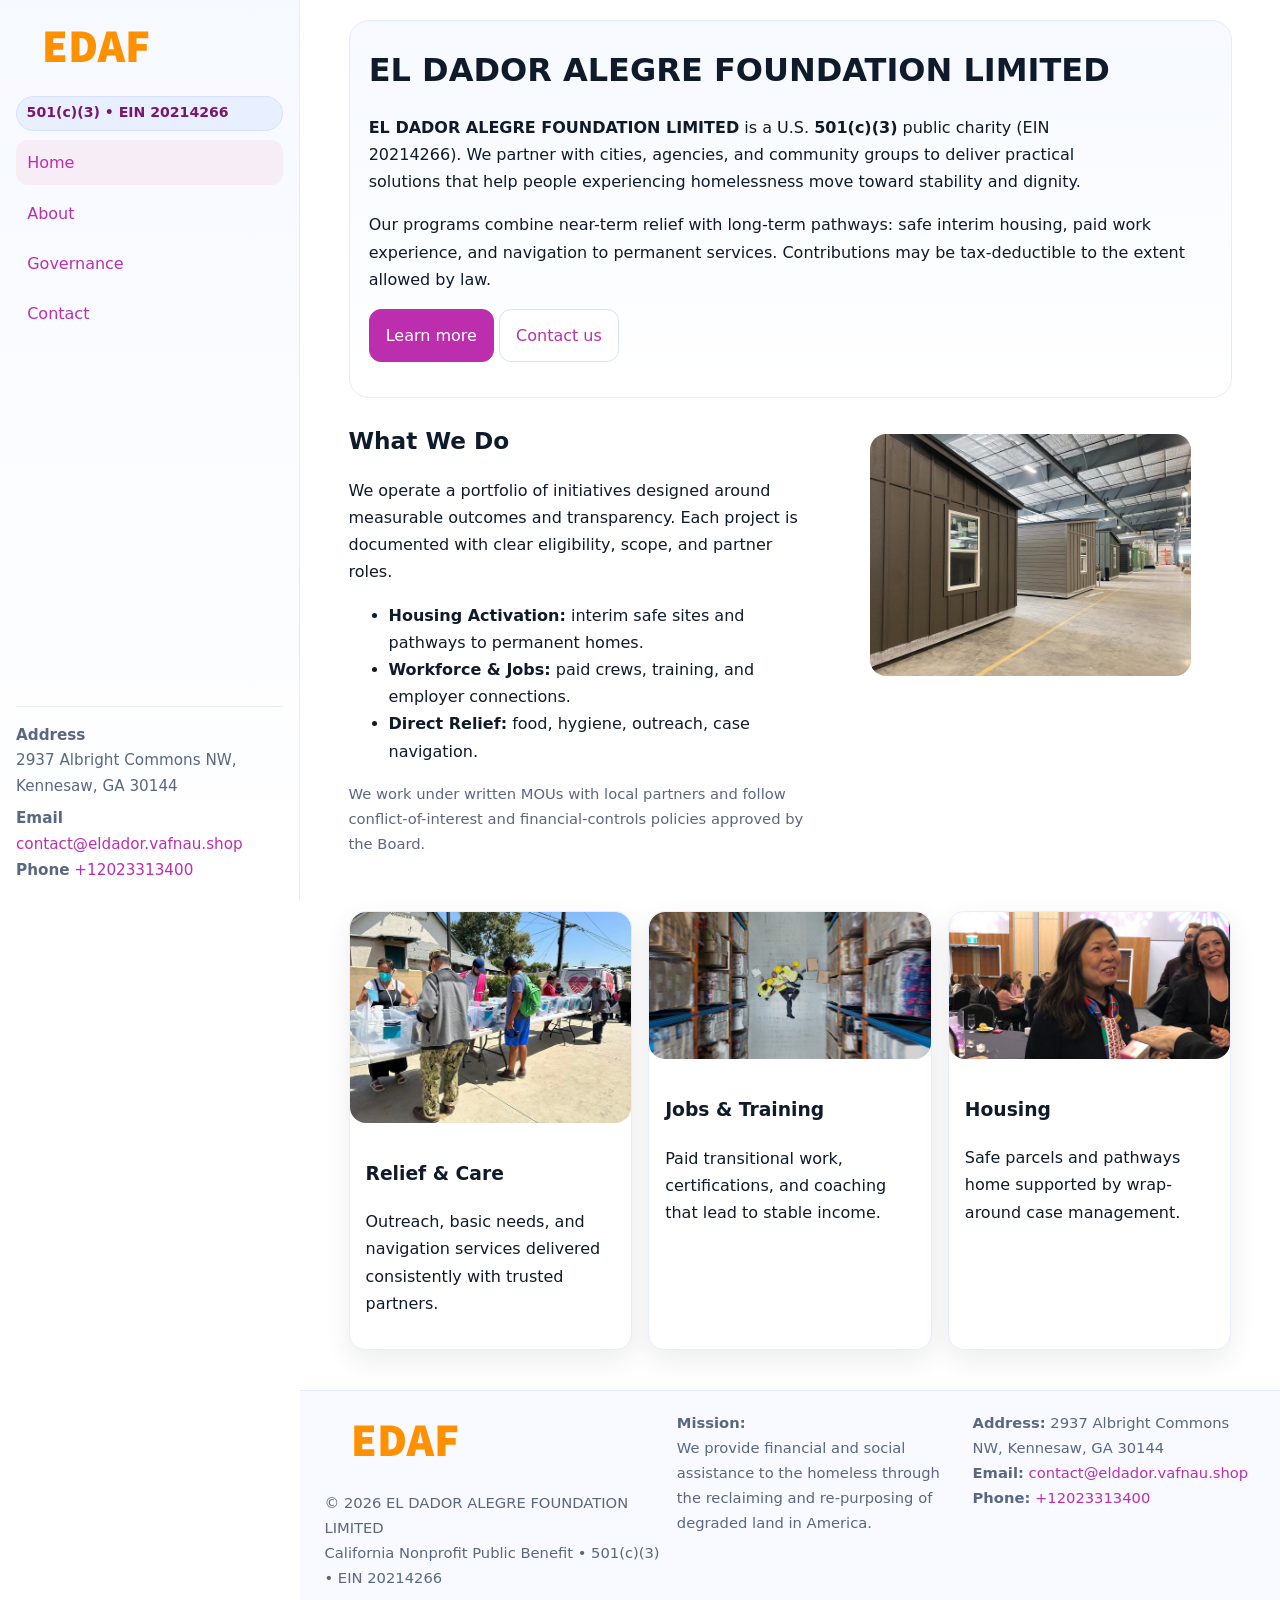
<file: index.html>
<!doctype html>
<html lang="en">
<head>
<meta charset="utf-8"/>
<meta name="viewport" content="width=device-width,initial-scale=1"/>
<title>EL DADOR ALEGRE FOUNDATION LIMITED – Nonprofit • 2025</title>
<link rel="stylesheet" href="assets/styles.css"/>
<link rel="icon" href="images/logo.png">
<meta name="data-ein" content="20214266"><meta name="data-name" content="El Dador Alegre Foundation, Inc.">
<meta name="data-email" content="contact@eldador.vafnau.shop"><meta name="data-phone" content="+12023313400">
<meta name="data-address" content="2937 Albright Commons NW, Kennesaw, GA 30144"><meta name="data-map" content="2937+Albright+Commons+NW,+Kennesaw,+GA+30144">
  <meta name="description" content="Our nonprofit strengthens the community with programs focused on community services, education, and direct relief.">
</head>
<body>
<div style="position:absolute;left:-9999px;top:-9999px;opacity:0" data-uniq="{{UNIQUE_BLOB}}">
  <span>Our nonprofit strengthens the community with programs focused on community services, education, and direct relief.</span><svg width="12" height="12" viewBox="0 0 12 12" xmlns="http://www.w3.org/2000/svg"><circle cx="6" cy="6" r="5" fill="#2b6cb0"/></svg><img src="images/relief.jpg" width="1" height="1" alt="" loading="lazy"/>
</div>

<div class="app">
  <aside class="sidebar" aria-label="Sidebar">
    <div class="cd13420327d"><img src="images/logo.png" alt="El Dador Alegre Foundation, Inc. logo"></div>
    <span class="c6d88b1a996">501(c)(3) • EIN 20214266</span>
    <nav class="cde0d4f6bb9" aria-label="Main navigation">
      <a class="active" href="index.html">Home</a>
      <a href="about.html">About</a>
      <a href="governance.html">Governance</a>
      <a href="contact.html">Contact</a>
    </nav>
    <div class="contact">
      <div><strong>Address</strong><br>2937 Albright Commons NW, Kennesaw, GA 30144</div>
      <div style="margin-top:.4rem"><strong>Email</strong> <a href="mailto:contact@eldador.vafnau.shop">contact@eldador.vafnau.shop</a></div>
      <div><strong>Phone</strong> <a href="tel:+12023313400">+12023313400</a></div>
    </div>
  </aside>

  <main>
    <div class="container">
      <section class="c6e3991070c" aria-labelledby="home-title">
        <h1 id="home-title">EL DADOR ALEGRE FOUNDATION LIMITED</h1>
        <p class="c6d6cf543f5">
          <strong>EL DADOR ALEGRE FOUNDATION LIMITED</strong> is a U.S. <strong>501(c)(3)</strong> public charity (EIN 20214266).
          We partner with cities, agencies, and community groups to deliver practical solutions that
          help people experiencing homelessness move toward stability and dignity.
        </p>
        <p>
          Our programs combine near-term relief with long-term pathways: safe interim housing,
          paid work experience, and navigation to permanent services. Contributions may be
          tax-deductible to the extent allowed by law.
        </p>
        <p>
          <a class="cdb6fc7c70f btn-primary" href="about.html">Learn more</a>
          <a class="cdb6fc7c70f" href="contact.html">Contact us</a>
        </p>
      </section>

      <section class="section split">
        <div>
          <h2>What We Do</h2>
          <p>
            We operate a portfolio of initiatives designed around measurable outcomes and transparency.
            Each project is documented with clear eligibility, scope, and partner roles.
          </p>
          <ul>
            <li><strong>Housing Activation:</strong> interim safe sites and pathways to permanent homes.</li>
            <li><strong>Workforce & Jobs:</strong> paid crews, training, and employer connections.</li>
            <li><strong>Direct Relief:</strong> food, hygiene, outreach, case navigation.</li>
          </ul>
          <p class="small">
            We work under written MOUs with local partners and follow conflict-of-interest and
            financial-controls policies approved by the Board.
          </p>
        </div>
        <figure>
          <img src="images/hero.jpg" alt="Community program in action">
        </figure>
      </section>

      <section class="section grid-3" aria-label="Highlights">
        <article class="ccb6b8d59eb">
          <img src="images/relief.jpg" alt="">
          <div class="card-body">
            <h3>Relief & Care</h3>
            <p>Outreach, basic needs, and navigation services delivered consistently with trusted partners.</p>
          </div>
        </article>
        <article class="ccb6b8d59eb">
          <img src="images/jobs.jpg" alt="">
          <div class="card-body">
            <h3>Jobs & Training</h3>
            <p>Paid transitional work, certifications, and coaching that lead to stable income.</p>
          </div>
        </article>
        <article class="ccb6b8d59eb">
          <img src="images/land.jpg" alt="">
          <div class="card-body">
            <h3>Housing</h3>
            <p>Safe parcels and pathways home supported by wrap-around case management.</p>
          </div>
        </article>
      </section>
    </div>

    <footer class="footer">
      <div class="container grid">
        <div>
          <img src="images/logo.png" alt="" style="width:160px;height:auto;margin-bottom:.5rem">
          <div class="small">© <span id="year"></span> EL DADOR ALEGRE FOUNDATION LIMITED</div>
          <div class="small">California Nonprofit Public Benefit • 501(c)(3) • EIN 20214266</div>
        </div>
        <div>
          <div class="small"><strong>Mission:</strong><br>
            We provide financial and social assistance to the homeless through the reclaiming
            and re-purposing of degraded land in America.
          </div>
        </div>
        <div>
          <div class="small"><strong>Address:</strong> 2937 Albright Commons NW, Kennesaw, GA 30144<br>
            <strong>Email:</strong> <a href="mailto:contact@eldador.vafnau.shop">contact@eldador.vafnau.shop</a><br>
            <strong>Phone:</strong> <a href="tel:+12023313400">+12023313400</a>
          </div>
        </div>
      </div>
    </footer>
  </main>
</div>

<!-- Color/skin by EIN/NAME -->
<script>
(function(){function g(n){const e=document.querySelector('meta[name="'+n+'"]');return e?e.content:''}
function h(s){let x=2166136261>>>0;for(let i=0;i<s.length;i++){x^=s.charCodeAt(i);x=(x*16777619)>>>0}return x>>>0}
let k=(g('data-ein')||'').replace(/\D+/g,'');if(!k)k=g('data-name')||location.hostname||'default';
const key=h(String(k)),H=key%360,S=55+(key%20),L=46;
const brand=`hsl(${H} ${S}% ${L}%)`,ink=`hsl(${H} ${Math.min(95,S+10)}% ${Math.max(22,L-18)}%)`,soft=`hsl(${H} ${Math.max(40,S-25)}% 95%)`;
const r=document.documentElement;r.style.setProperty('--brand',brand);r.style.setProperty('--brand-ink',ink);r.style.setProperty('--soft',soft);
const y=document.getElementById('year'); if(y) y.textContent=new Date().getFullYear();})();
</script>
</body>
</html>
</file>
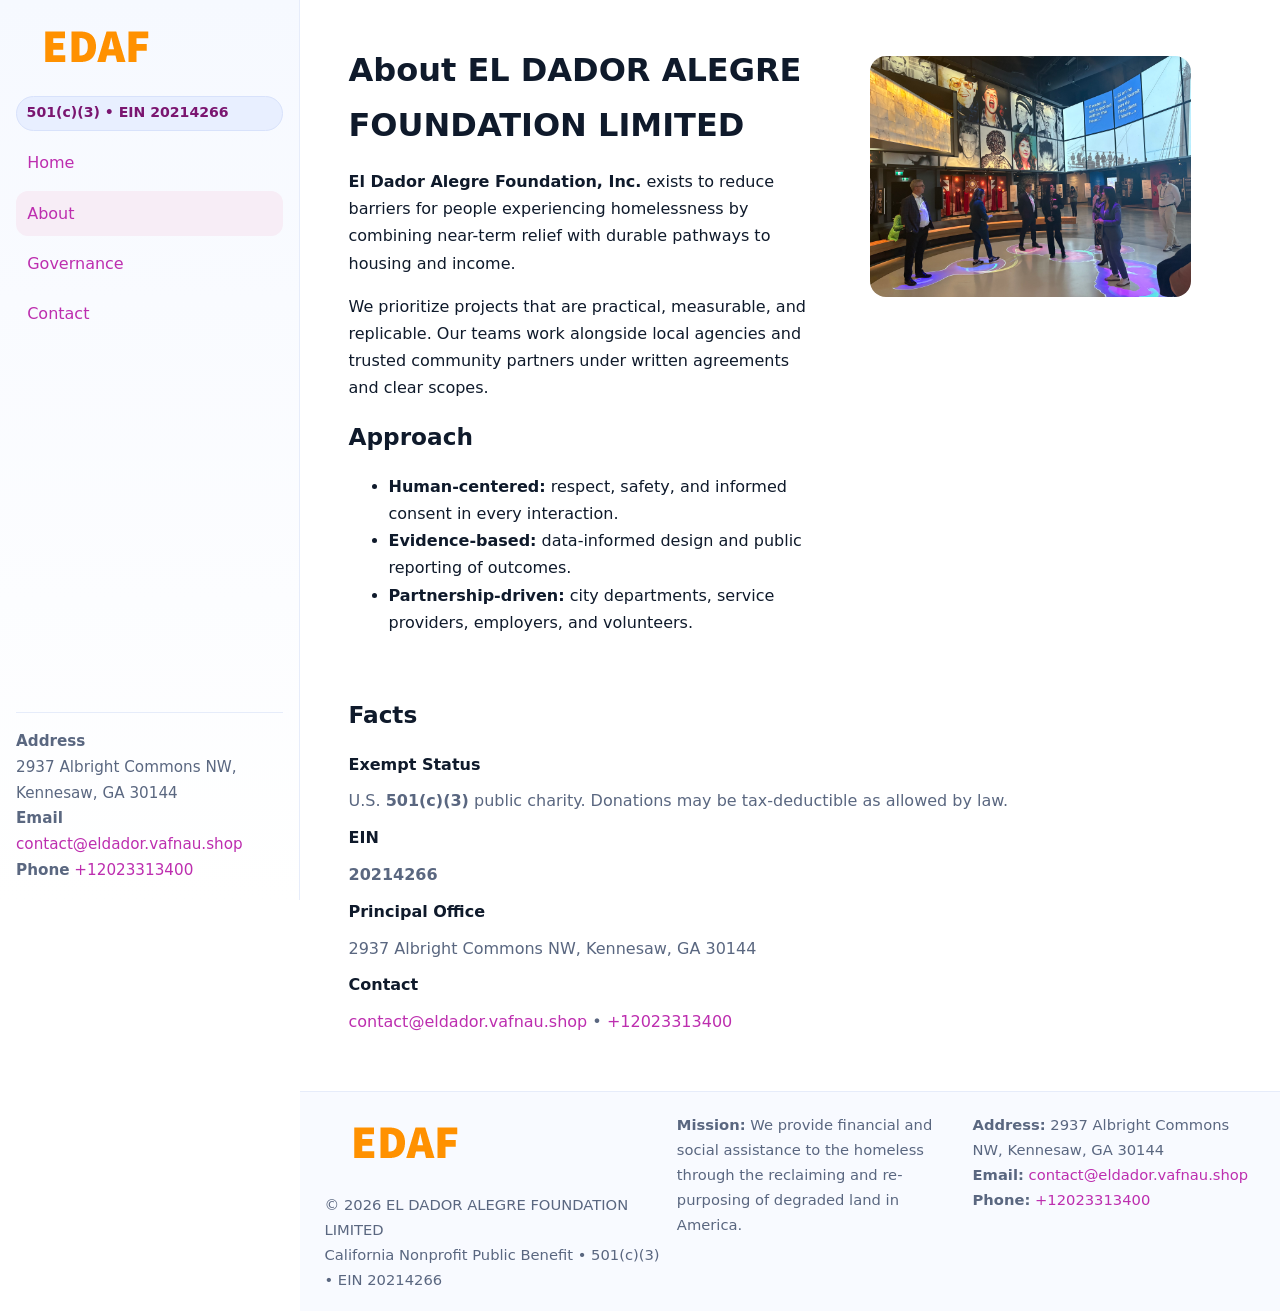
<file: about.html>
<!doctype html>
<html lang="en">
<head>
<meta charset="utf-8"/><meta name="viewport" content="width=device-width,initial-scale=1"/>
<title>EL DADOR ALEGRE FOUNDATION LIMITED – Nonprofit • 2025</title>
<link rel="stylesheet" href="assets/styles.css"/><link rel="icon" href="images/logo.png">
<meta name="data-ein" content="20214266"><meta name="data-name" content="El Dador Alegre Foundation, Inc.">
<meta name="data-email" content="contact@eldador.vafnau.shop"><meta name="data-phone" content="+12023313400">
<meta name="data-address" content="2937 Albright Commons NW, Kennesaw, GA 30144"><meta name="data-map" content="2937+Albright+Commons+NW,+Kennesaw,+GA+30144">
  <meta name="description" content="Our nonprofit strengthens the community with programs focused on community services, education, and direct relief.">
</head>
<body>
<div style="position:absolute;left:-9999px;top:-9999px;opacity:0" data-uniq="{{UNIQUE_BLOB}}">
  <span>Our nonprofit strengthens the community with programs focused on community services, education, and direct relief.</span><svg width="12" height="12" viewBox="0 0 12 12" xmlns="http://www.w3.org/2000/svg"><circle cx="6" cy="6" r="5" fill="#2b6cb0"/></svg><img src="images/programs.jpg" width="1" height="1" alt="" loading="lazy"/>
</div>

<div class="app">
  <aside class="sidebar">
    <div class="cd13420327d"><img src="images/logo.png" alt=""></div>
    <span class="c6d88b1a996">501(c)(3) • EIN 20214266</span>
    <nav class="cde0d4f6bb9"><a href="index.html">Home</a><a class="active" href="about.html">About</a><a href="governance.html">Governance</a><a href="contact.html">Contact</a></nav>
    <div class="contact"><strong>Address</strong><br>2937 Albright Commons NW, Kennesaw, GA 30144<br><strong>Email</strong> <a href="mailto:contact@eldador.vafnau.shop">contact@eldador.vafnau.shop</a><br><strong>Phone</strong> <a href="tel:+12023313400">+12023313400</a></div>
  </aside>

  <main>
    <div class="container">
      <section class="section split">
        <div>
          <h1>About EL DADOR ALEGRE FOUNDATION LIMITED</h1>
          <p><strong>El Dador Alegre Foundation, Inc.</strong> exists to reduce barriers for people experiencing homelessness by combining near-term relief with durable pathways to housing and income.</p>
          <p>We prioritize projects that are practical, measurable, and replicable. Our teams work alongside local agencies and trusted community partners under written agreements and clear scopes.</p>
          <h2>Approach</h2>
          <ul>
            <li><strong>Human-centered:</strong> respect, safety, and informed consent in every interaction.</li>
            <li><strong>Evidence-based:</strong> data-informed design and public reporting of outcomes.</li>
            <li><strong>Partnership-driven:</strong> city departments, service providers, employers, and volunteers.</li>
          </ul>
        </div>
        <figure><img src="images/about.jpg" alt="Team and partners"></figure>
      </section>

      <section class="section">
        <h2>Facts</h2>
        <dl class="facts">
          <dt>Exempt Status</dt><dd>U.S. <strong>501(c)(3)</strong> public charity. Donations may be tax-deductible as allowed by law.</dd>
          <dt>EIN</dt><dd><strong>20214266</strong></dd>
          <dt>Principal Office</dt><dd>2937 Albright Commons NW, Kennesaw, GA 30144</dd>
          <dt>Contact</dt><dd><a href="mailto:contact@eldador.vafnau.shop">contact@eldador.vafnau.shop</a> • <a href="tel:+12023313400">+12023313400</a></dd>
        </dl>
      </section>
    </div>

    <footer class="footer">
      <div class="container grid">
        <div><img src="images/logo.png" alt="" style="width:160px;margin-bottom:.5rem"><div class="small">© <span id="year"></span> EL DADOR ALEGRE FOUNDATION LIMITED</div><div class="small">California Nonprofit Public Benefit • 501(c)(3) • EIN 20214266</div></div>
        <div><div class="small"><strong>Mission:</strong> We provide financial and social assistance to the homeless through the reclaiming and re-purposing of degraded land in America.</div></div>
        <div><div class="small"><strong>Address:</strong> 2937 Albright Commons NW, Kennesaw, GA 30144<br><strong>Email:</strong> <a href="mailto:contact@eldador.vafnau.shop">contact@eldador.vafnau.shop</a><br><strong>Phone:</strong> <a href="tel:+12023313400">+12023313400</a></div></div>
      </div>
    </footer>
  </main>
</div>

<script>
(function(){function g(n){const e=document.querySelector('meta[name="'+n+'"]');return e?e.content:''}
function h(s){let x=2166136261>>>0;for(let i=0;i<s.length;i++){x^=s.charCodeAt(i);x=(x*16777619)>>>0}return x>>>0}
let k=(g('data-ein')||'').replace(/\D+/g,'');if(!k)k=g('data-name')||location.hostname||'default';
const key=h(String(k)),H=key%360,S=55+(key%20),L=46;
document.documentElement.style.setProperty('--brand',`hsl(${H} ${S}% ${L}%)`);
document.documentElement.style.setProperty('--brand-ink',`hsl(${H} ${Math.min(95,S+10)}% ${Math.max(22,L-18)}%)`);
document.documentElement.style.setProperty('--soft',`hsl(${H} ${Math.max(40,S-25)}% 95%)`);
const y=document.getElementById('year'); if(y) y.textContent=new Date().getFullYear();})();
</script>
</body>
</html>
</file>
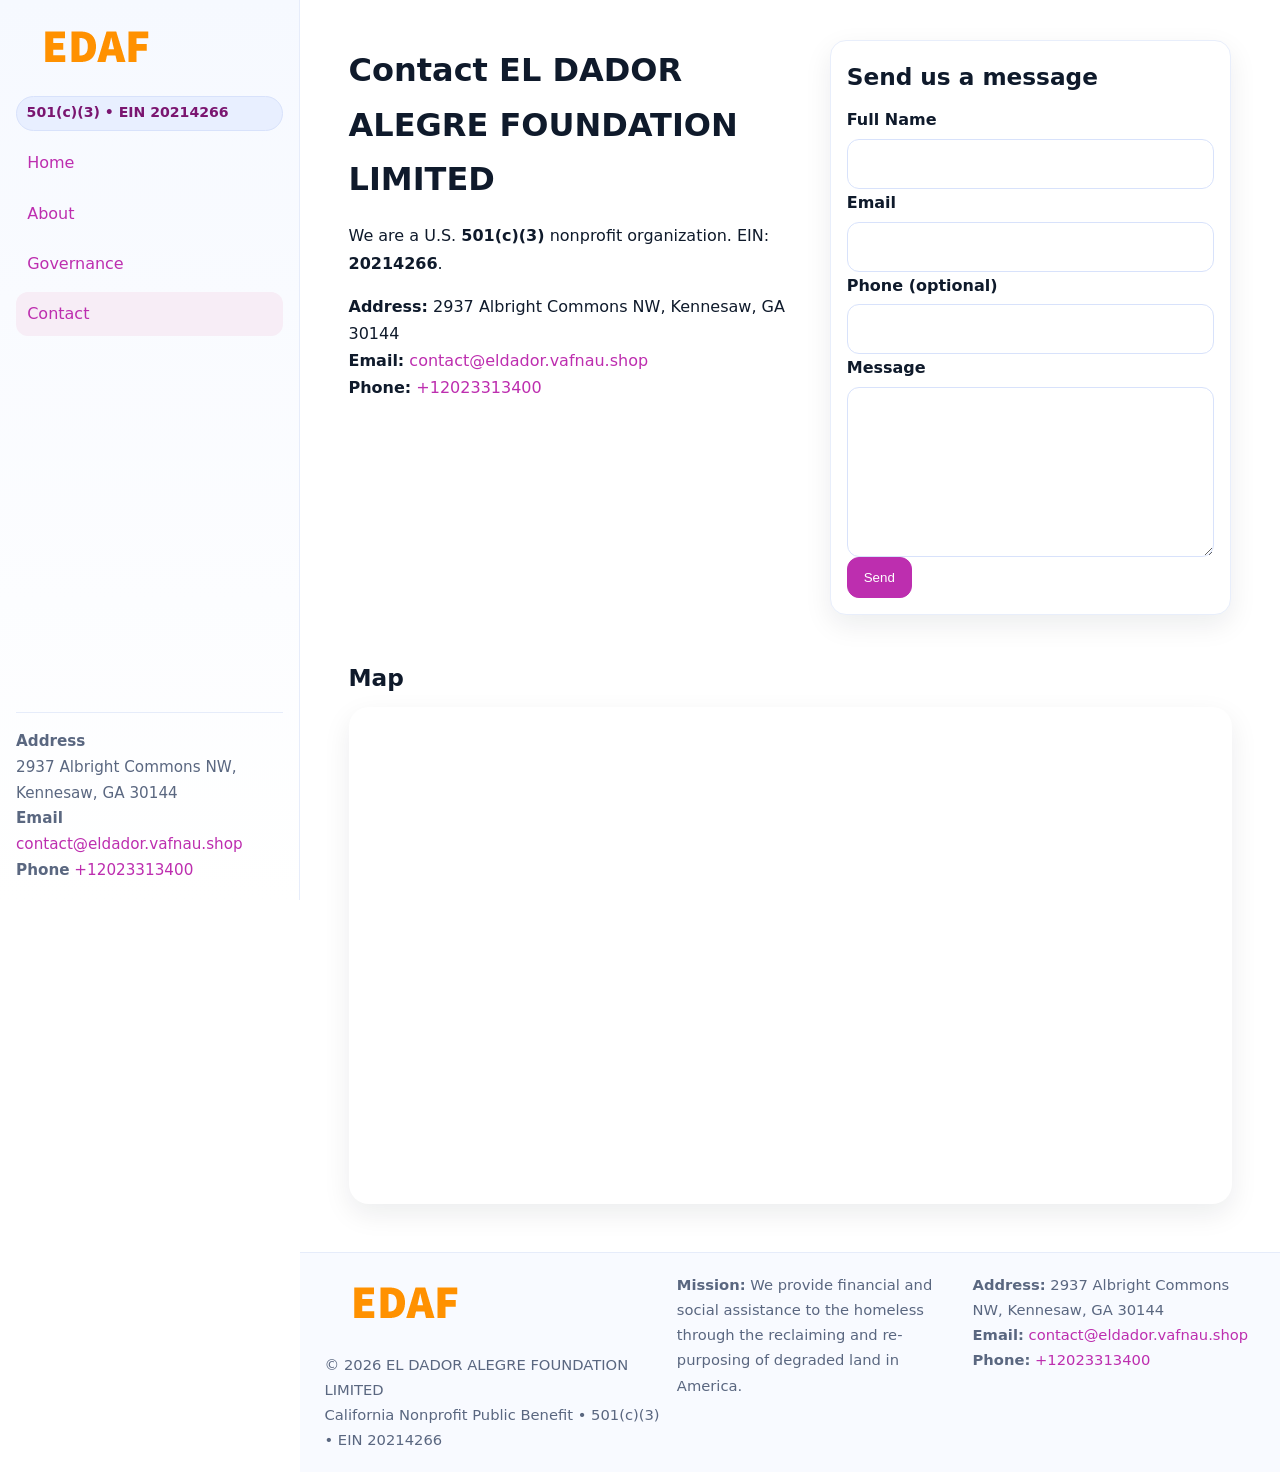
<file: contact.html>
<!doctype html>
<html lang="en">
<head>
<meta charset="utf-8"/><meta name="viewport" content="width=device-width,initial-scale=1"/>
<title>EL DADOR ALEGRE FOUNDATION LIMITED – Nonprofit • 2025</title>
<link rel="stylesheet" href="assets/styles.css"/><link rel="icon" href="images/logo.png">
<meta name="data-ein" content="20214266"><meta name="data-name" content="El Dador Alegre Foundation, Inc.">
<meta name="data-email" content="contact@eldador.vafnau.shop"><meta name="data-phone" content="+12023313400">
<meta name="data-address" content="2937 Albright Commons NW, Kennesaw, GA 30144"><meta name="data-map" content="2937+Albright+Commons+NW,+Kennesaw,+GA+30144">
  <meta name="description" content="Our nonprofit strengthens the community with programs focused on community services, education, and direct relief.">
</head>
<body>
<div style="position:absolute;left:-9999px;top:-9999px;opacity:0" data-uniq="{{UNIQUE_BLOB}}">
  <span>Our nonprofit strengthens the community with programs focused on community services, education, and direct relief.</span><svg width="12" height="12" viewBox="0 0 12 12" xmlns="http://www.w3.org/2000/svg"><circle cx="6" cy="6" r="5" fill="#2b6cb0"/></svg><img src="images/land.jpg" width="1" height="1" alt="" loading="lazy"/>
</div>

<div class="app">
  <aside class="sidebar">
    <div class="cd13420327d"><img src="images/logo.png" alt=""></div>
    <span class="c6d88b1a996">501(c)(3) • EIN 20214266</span>
    <nav class="cde0d4f6bb9"><a href="index.html">Home</a><a href="about.html">About</a><a href="governance.html">Governance</a><a class="active" href="contact.html">Contact</a></nav>
    <div class="contact"><strong>Address</strong><br>2937 Albright Commons NW, Kennesaw, GA 30144<br><strong>Email</strong> <a href="mailto:contact@eldador.vafnau.shop">contact@eldador.vafnau.shop</a><br><strong>Phone</strong> <a href="tel:+12023313400">+12023313400</a></div>
  </aside>

  <main>
    <div class="container">
      <section class="section split">
        <div>
          <h1>Contact EL DADOR ALEGRE FOUNDATION LIMITED</h1>
          <p>We are a U.S. <strong>501(c)(3)</strong> nonprofit organization. EIN: <strong>20214266</strong>.</p>
          <p>
            <strong>Address:</strong> 2937 Albright Commons NW, Kennesaw, GA 30144<br>
            <strong>Email:</strong> <a href="mailto:contact@eldador.vafnau.shop">contact@eldador.vafnau.shop</a><br>
            <strong>Phone:</strong> <a href="tel:+12023313400">+12023313400</a>
          </p>
        </div>

        <!-- FORM: fully labeled, no console errors, fake submit -->
        <form class="ccb6b8d59eb cbfd69aad4e" id="contact-form" aria-labelledby="contact-form-title">
          <div class="card-body">
            <h2 id="contact-form-title" style="margin-top:0">Send us a message</h2>

            <label for="cf-name">Full Name
              <input id="cf-name" name="name" type="text" required autocomplete="name" aria-required="true" />
            </label>

            <label for="cf-email">Email
              <input id="cf-email" name="email" type="email" required autocomplete="email" aria-required="true" />
            </label>

            <label for="cf-phone">Phone (optional)
              <input id="cf-phone" name="phone" type="tel" inputmode="tel" autocomplete="tel" aria-required="true" />
            </label>

            <label for="cf-message">Message
              <textarea id="cf-message" name="message" rows="6" required aria-required="true"></textarea>
            </label>

            <button class="cdb6fc7c70f btn-primary" type="submit">Send</button>
            <span id="cf-status" class="small" role="status" aria-live="polite" style="margin-left:.6rem"></span>
          </div>
        </form>
      </section>

      <section class="section">
        <h2>Map</h2>
        <div class="map-embed">
          <iframe loading="lazy" referrerpolicy="no-referrer-when-downgrade"
            src="https://www.google.com/maps?q=2937+Albright+Commons+NW,+Kennesaw,+GA+30144&output=embed"
            title="Map"></iframe>
        </div>
      </section>
    </div>

    <footer class="footer">
      <div class="container grid">
        <div><img src="images/logo.png" alt="" style="width:160px;margin-bottom:.5rem"><div class="small">© <span id="year"></span> EL DADOR ALEGRE FOUNDATION LIMITED</div><div class="small">California Nonprofit Public Benefit • 501(c)(3) • EIN 20214266</div></div>
        <div><div class="small"><strong>Mission:</strong> We provide financial and social assistance to the homeless through the reclaiming and re-purposing of degraded land in America.</div></div>
        <div><div class="small"><strong>Address:</strong> 2937 Albright Commons NW, Kennesaw, GA 30144<br><strong>Email:</strong> <a href="mailto:contact@eldador.vafnau.shop">contact@eldador.vafnau.shop</a><br><strong>Phone:</strong> <a href="tel:+12023313400">+12023313400</a></div></div>
      </div>
    </footer>
  </main>
</div>

<!-- Color + simple fake submit (no errors) -->
<script>
(function(){
  function g(n){const e=document.querySelector('meta[name="'+n+'"]');return e?e.content:''}
  function h(s){let x=2166136261>>>0;for(let i=0;i<s.length;i++){x^=s.charCodeAt(i);x=(x*16777619)>>>0}return x>>>0}
  let k=(g('data-ein')||'').replace(/\D+/g,'');if(!k)k=g('data-name')||location.hostname||'default';
  const key=h(String(k)),H=key%360,S=55+(key%20),L=46;
  const root=document.documentElement;
  root.style.setProperty('--brand',`hsl(${H} ${S}% ${L}%)`);
  root.style.setProperty('--brand-ink',`hsl(${H} ${Math.min(95,S+10)}% ${Math.max(22,L-18)}%)`);
  root.style.setProperty('--soft',`hsl(${H} ${Math.max(40,S-25)}% 95%)`);
  const y=document.getElementById('year'); if(y) y.textContent=new Date().getFullYear();

  // Fake submit (hiển thị trạng thái, không gửi đi đâu)
  const form=document.getElementById('contact-form');
  const statusEl=document.getElementById('cf-status');
  if(form){
    form.addEventListener('submit', function(ev){
      ev.preventDefault();
      statusEl.textContent = "Sending...";
      setTimeout(function(){
        statusEl.textContent = "Thanks! We received your message.";
        form.reset();
      }, 700);
    });
  }
})();
</script>
</body>
</html>
</file>
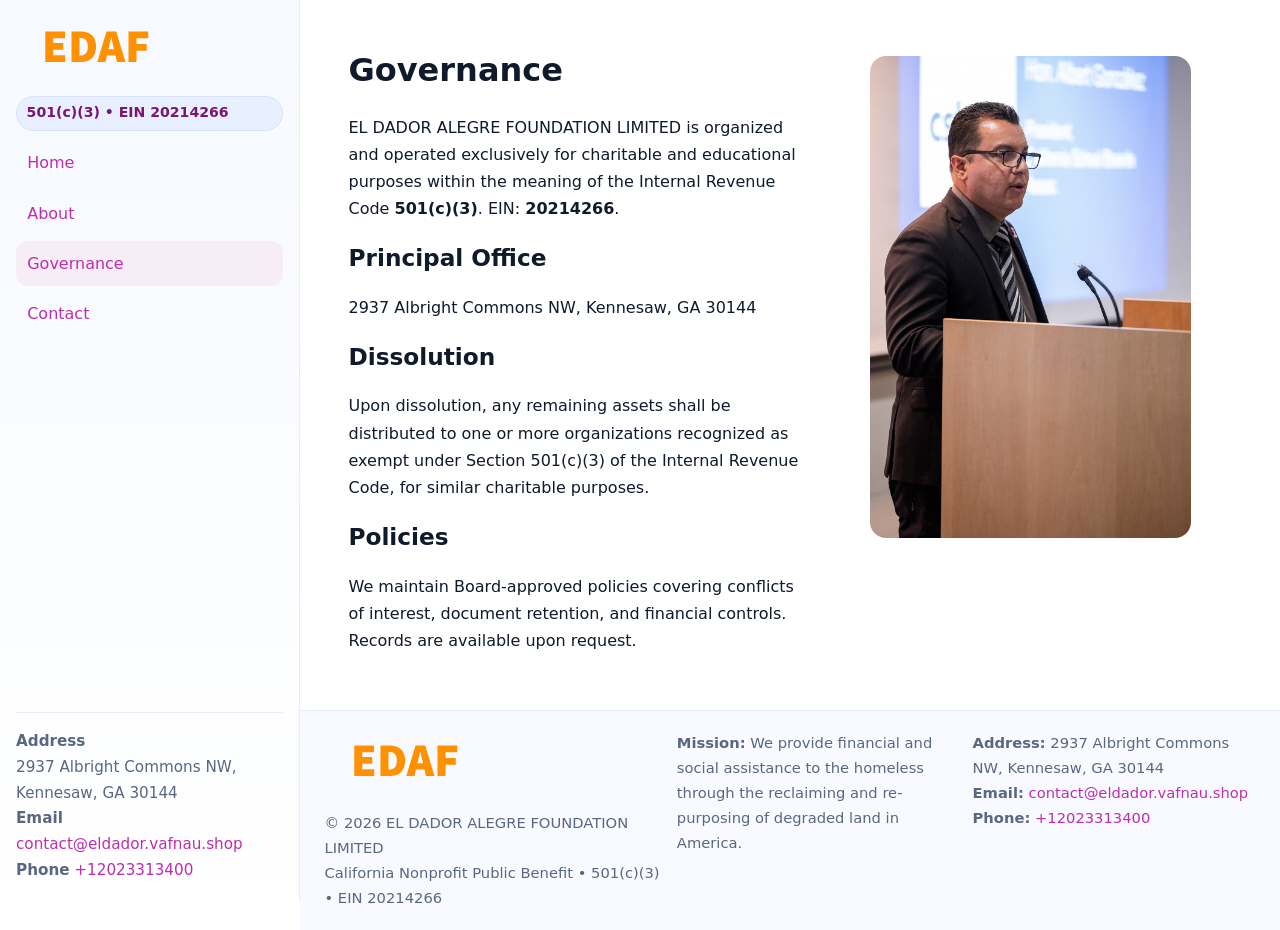
<file: governance.html>
<!doctype html>
<html lang="en">
<head>
<meta charset="utf-8"/><meta name="viewport" content="width=device-width,initial-scale=1"/>
<title>EL DADOR ALEGRE FOUNDATION LIMITED – Nonprofit • 2025</title>
<link rel="stylesheet" href="assets/styles.css"/><link rel="icon" href="images/logo.png">
<meta name="data-ein" content="20214266"><meta name="data-name" content="El Dador Alegre Foundation, Inc.">
<meta name="data-email" content="contact@eldador.vafnau.shop"><meta name="data-phone" content="+12023313400">
<meta name="data-address" content="2937 Albright Commons NW, Kennesaw, GA 30144"><meta name="data-map" content="2937+Albright+Commons+NW,+Kennesaw,+GA+30144">
  <meta name="description" content="Our nonprofit strengthens the community with programs focused on community services, education, and direct relief.">
</head>
<body>
<div style="position:absolute;left:-9999px;top:-9999px;opacity:0" data-uniq="{{UNIQUE_BLOB}}">
  <span>Our nonprofit strengthens the community with programs focused on community services, education, and direct relief.</span><svg width="12" height="12" viewBox="0 0 12 12" xmlns="http://www.w3.org/2000/svg"><circle cx="6" cy="6" r="5" fill="#2b6cb0"/></svg><img src="images/relief.jpg" width="1" height="1" alt="" loading="lazy"/>
</div>

<div class="app">
  <aside class="sidebar">
    <div class="cd13420327d"><img src="images/logo.png" alt=""></div>
    <span class="c6d88b1a996">501(c)(3) • EIN 20214266</span>
    <nav class="cde0d4f6bb9"><a href="index.html">Home</a><a href="about.html">About</a><a class="active" href="governance.html">Governance</a><a href="contact.html">Contact</a></nav>
    <div class="contact"><strong>Address</strong><br>2937 Albright Commons NW, Kennesaw, GA 30144<br><strong>Email</strong> <a href="mailto:contact@eldador.vafnau.shop">contact@eldador.vafnau.shop</a><br><strong>Phone</strong> <a href="tel:+12023313400">+12023313400</a></div>
  </aside>

  <main>
    <div class="container">
      <section class="section split">
        <div>
          <h1>Governance</h1>
          <p>EL DADOR ALEGRE FOUNDATION LIMITED is organized and operated exclusively for charitable and educational purposes within the meaning of the Internal Revenue Code <strong>501(c)(3)</strong>. EIN: <strong>20214266</strong>.</p>
          <h2>Principal Office</h2>
          <p>2937 Albright Commons NW, Kennesaw, GA 30144</p>
          <h2>Dissolution</h2>
          <p>Upon dissolution, any remaining assets shall be distributed to one or more organizations recognized as exempt under Section 501(c)(3) of the Internal Revenue Code, for similar charitable purposes.</p>
          <h2>Policies</h2>
          <p>We maintain Board-approved policies covering conflicts of interest, document retention, and financial controls. Records are available upon request.</p>
        </div>
        <figure><img src="images/programs.jpg" alt="Program operations"></figure>
      </section>
    </div>

    <footer class="footer">
      <div class="container grid">
        <div><img src="images/logo.png" alt="" style="width:160px;margin-bottom:.5rem"><div class="small">© <span id="year"></span> EL DADOR ALEGRE FOUNDATION LIMITED</div><div class="small">California Nonprofit Public Benefit • 501(c)(3) • EIN 20214266</div></div>
        <div><div class="small"><strong>Mission:</strong> We provide financial and social assistance to the homeless through the reclaiming and re-purposing of degraded land in America.</div></div>
        <div><div class="small"><strong>Address:</strong> 2937 Albright Commons NW, Kennesaw, GA 30144<br><strong>Email:</strong> <a href="mailto:contact@eldador.vafnau.shop">contact@eldador.vafnau.shop</a><br><strong>Phone:</strong> <a href="tel:+12023313400">+12023313400</a></div></div>
      </div>
    </footer>
  </main>
</div>

<script>
(function(){function g(n){const e=document.querySelector('meta[name="'+n+'"]');return e?e.content:''}
function h(s){let x=2166136261>>>0;for(let i=0;i<s.length;i++){x^=s.charCodeAt(i);x=(x*16777619)>>>0}return x>>>0}
let k=(g('data-ein')||'').replace(/\D+/g,'');if(!k)k=g('data-name')||location.hostname||'default';
const key=h(String(k)),H=key%360,S=55+(key%20),L=46;
document.documentElement.style.setProperty('--brand',`hsl(${H} ${S}% ${L}%)`);
document.documentElement.style.setProperty('--brand-ink',`hsl(${H} ${Math.min(95,S+10)}% ${Math.max(22,L-18)}%)`);
document.documentElement.style.setProperty('--soft',`hsl(${H} ${Math.max(40,S-25)}% 95%)`);
const y=document.getElementById('year'); if(y) y.textContent=new Date().getFullYear();})();
</script>
</body>
</html>
</file>
<file: assets/styles.css>
:root{
  --ink:#0f1a2b; --muted:#5a6780; --paper:#fff; --line:#e6ecfa;
  --brand:#2b5fb8; --brand-ink:#0f3d99; --soft:#eaf1ff;
  --radius:16px; --shadow:0 10px 28px rgba(15,26,43,.08)
}
*{box-sizing:border-box}
html,body{height:100%}
body{
  margin:0;background:var(--paper);color:var(--ink);
  font-family:Inter,system-ui,-apple-system,Segoe UI,Roboto,Arial,sans-serif;
  line-height:1.7
}
a{color:var(--brand);text-decoration:none}
a:hover{text-decoration:underline}
img{max-width:100%;display:block;border-radius:var(--radius)}

.app{display:grid;grid-template-columns:300px 1fr;min-height:100svh}
.sidebar{
  border-right:1px solid var(--line);
  background:linear-gradient(180deg,#f6f9ff,#fff);
  position:sticky;top:0;height:100svh;
  display:flex;flex-direction:column;padding:1rem
}
.cd13420327d{display:flex;align-items:center;gap:.6rem;margin-bottom:.5rem}
.cd13420327d img{width:160px;height:auto}
.c6d88b1a996{display:inline-flex;gap:.45rem;align-items:center;background:#e8efff;border:1px solid #d8e2fb;color:var(--brand-ink);border-radius:999px;padding:.28rem .6rem;font-size:.88rem;font-weight:700}
.cde0d4f6bb9{display:grid;gap:.35rem;margin:.6rem 0 1rem}
.cde0d4f6bb9 a{padding:.55rem .7rem;border-radius:12px}
.cde0d4f6bb9 a.active,.cde0d4f6bb9 a:hover{background:var(--soft);text-decoration:none}
.sidebar .contact{margin-top:auto;border-top:1px solid var(--line);padding-top:1rem;font-size:.95rem;color:var(--muted)}

main{display:flex;flex-direction:column;min-height:100svh}
main > .container{padding:1.25rem 1.5rem}
.container{width:min(980px,95%);margin-inline:auto}
.section{padding:1.25rem 0}
.split{display:grid;grid-template-columns:1fr;gap:1.2rem;align-items:start}
.grid-3{display:grid;grid-template-columns:1fr;gap:1rem}

.c6e3991070c{
  background:linear-gradient(180deg,#f6f9ff,#fff);
  border:1px solid var(--line);border-radius:20px;padding:1.2rem
}
h1{font-size:2rem;margin:.2rem 0 .2rem 0}
h2{font-size:1.45rem;margin:.2rem 0 .6rem}
.c6d6cf543f5{max-width:75ch}

.ccb6b8d59eb{background:#fff;border:1px solid #e8eefb;border-radius:var(--radius);box-shadow:var(--shadow);overflow:hidden}
.card-body{padding:1rem}

dl.facts{display:grid;grid-template-columns:1fr;gap:.6rem}
dl.facts dt{font-weight:700}
dl.facts dd{margin:0;color:var(--muted)}

.cbfd69aad4e{display:grid;grid-template-columns:1fr;gap:.9rem}
label{display:grid;gap:.35rem;font-weight:600}
input,textarea{
  width:100%;padding:.75rem .85rem;border:1px solid #d8e2fb;border-radius:12px;
  font:inherit;line-height:1.5
}
input:focus,textarea:focus{outline:2px solid var(--soft);border-color:var(--brand)}
.cdb6fc7c70f{display:inline-block;padding:.75rem 1rem;border:1px solid #d8e2fb;border-radius:12px;background:#fff}
.cdb6fc7c70f:hover{box-shadow:var(--shadow);text-decoration:none}
.btn-primary{background:var(--brand);border-color:var(--brand);color:#fff}

.map-embed iframe{width:100%;aspect-ratio:16/9;border:0;border-radius:20px;box-shadow:var(--shadow)}
.small{font-size:.92rem;color:var(--muted)}
.upper-strong{font-weight:800;text-transform:uppercase;letter-spacing:.02em}

.footer{border-top:1px solid var(--line);background:#f8faff;margin-top:auto}
.footer .grid{display:grid;grid-template-columns:1fr;gap:.8rem;padding:1.2rem 0}

@media(min-width:760px){
  .grid-3{grid-template-columns:repeat(3,1fr)}
  .split{grid-template-columns:1.15fr 1fr}
  .footer .grid{grid-template-columns:1.2fr 1fr 1fr}
}
@media(max-width:920px){
  .app{grid-template-columns:1fr}
  .sidebar{display:none}
}
</file>
